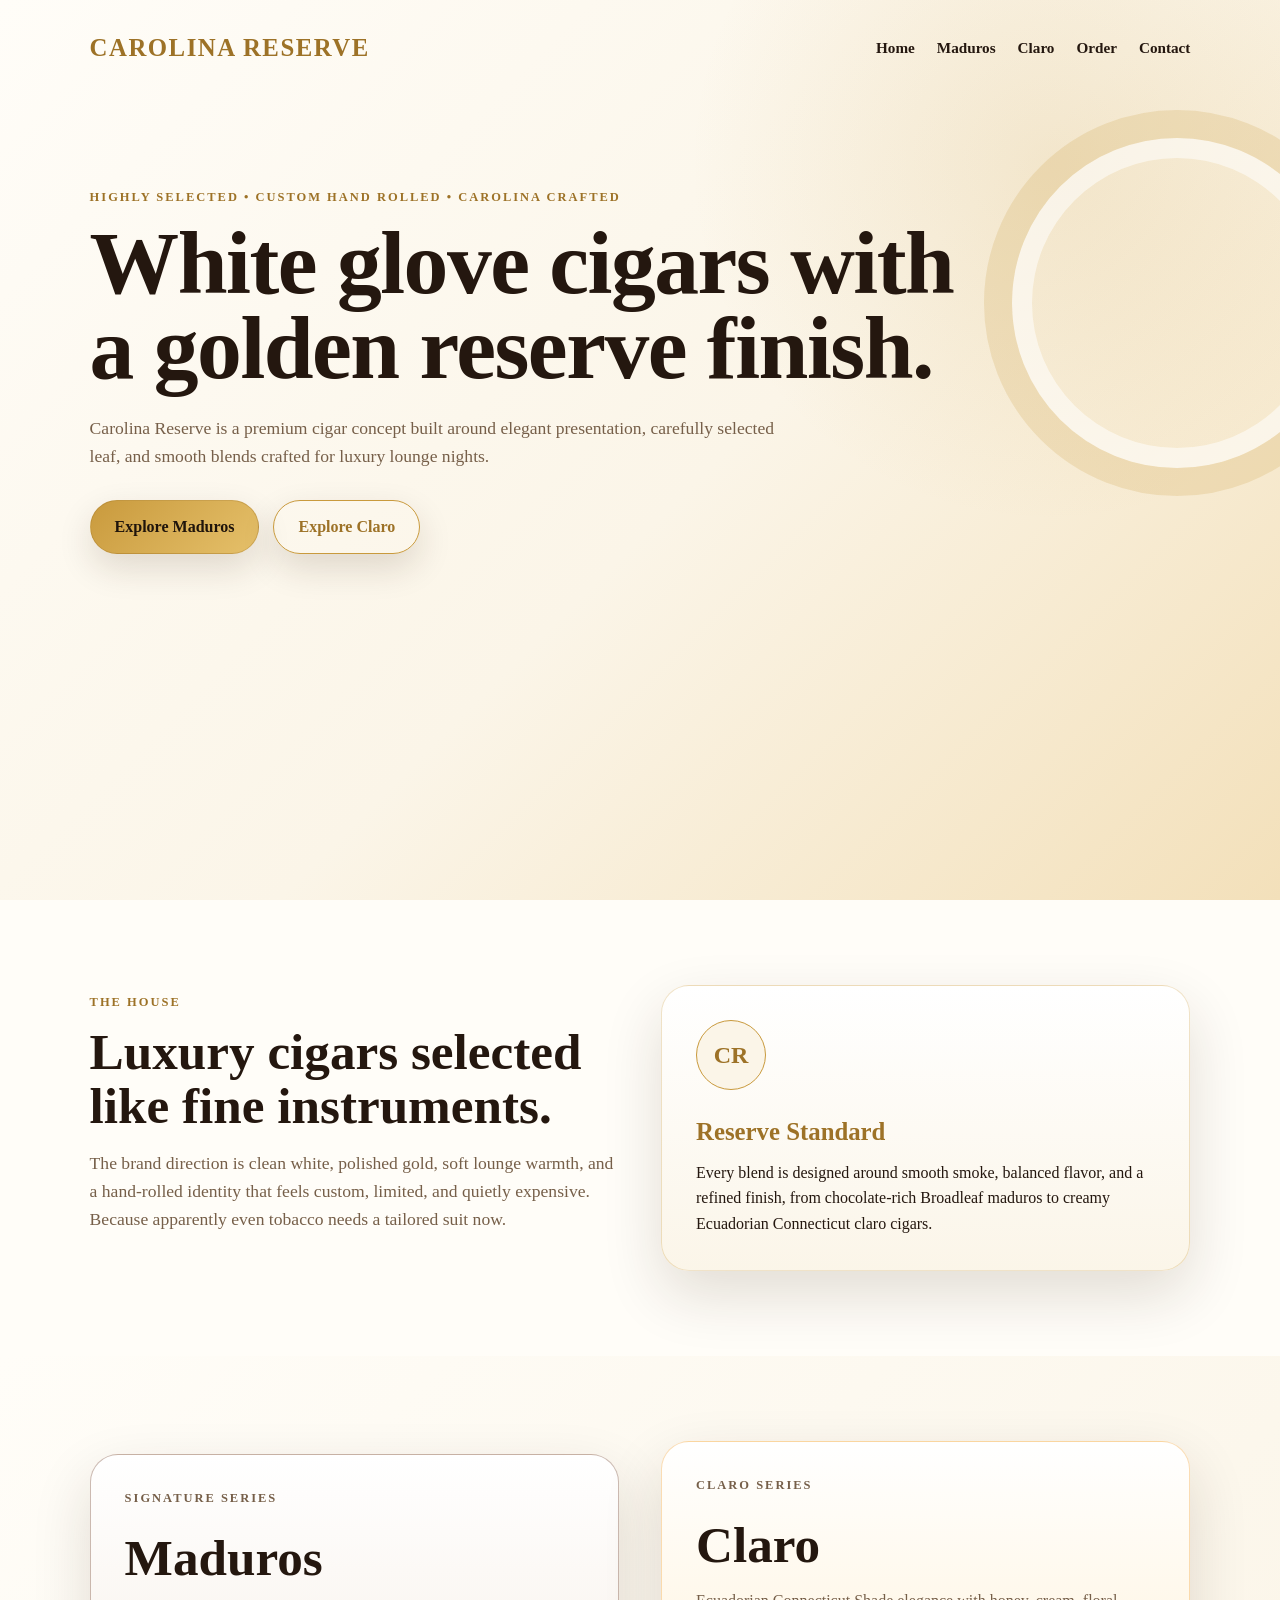
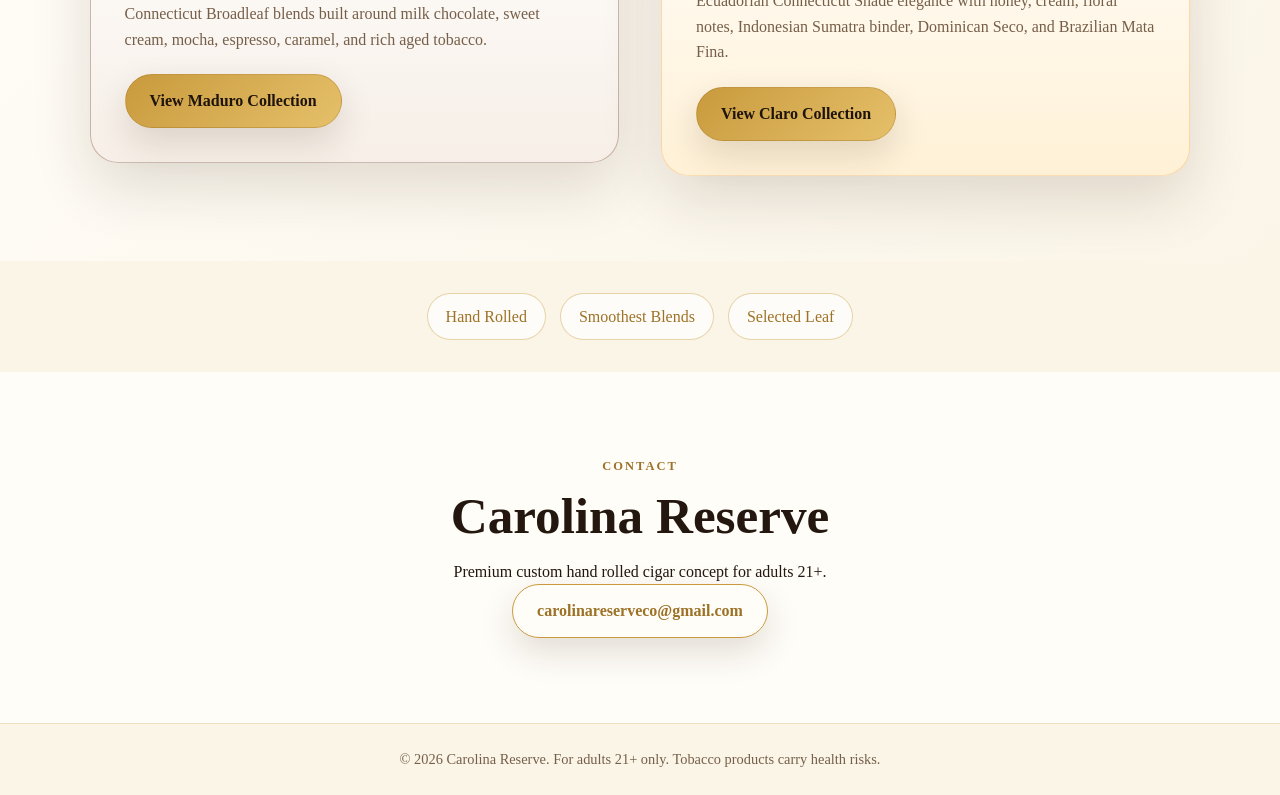
<file: index.html>
<!DOCTYPE html>
<html lang="en">
<head>
  <meta charset="UTF-8" />
  <meta name="viewport" content="width=device-width, initial-scale=1.0" />
  <title>Carolina Reserve | Custom Hand Rolled Cigars</title>
  <link rel="stylesheet" href="style.css" />
</head>
<body class="lounge-page">
  <header class="jazz-hero ivory-hero">
    <nav class="navbar lounge-nav">
      <div class="logo">Carolina Reserve</div>
      <div class="nav-links">
        <a href="index.html">Home</a>
        <a href="maduros.html">Maduros</a>
        <a href="claro.html">Claro</a>
        <a href="order.html">Order</a>
        <a href="#contact">Contact</a>
      </div>
    </nav>

    <section class="jazz-hero-content" id="lounge">
      <p class="eyebrow">Highly Selected • Custom Hand Rolled • Carolina Crafted</p>
      <h1>White glove cigars with a golden reserve finish.</h1>
      <p class="hero-text">
        Carolina Reserve is a premium cigar concept built around elegant presentation,
        carefully selected leaf, and smooth blends crafted for luxury lounge nights.
      </p>
      <div class="hero-actions">
        <a class="btn" href="maduros.html">Explore Maduros</a>
        <a class="btn secondary" href="claro.html">Explore Claro</a>
      </div>
    </section>
  </header>

  <main>
    <section id="experience" class="section lounge-grid-section">
      <div>
        <p class="section-label">The House</p>
        <h2>Luxury cigars selected like fine instruments.</h2>
        <p class="section-intro">
          The brand direction is clean white, polished gold, soft lounge warmth, and
          a hand-rolled identity that feels custom, limited, and quietly expensive.
          Because apparently even tobacco needs a tailored suit now.
        </p>
      </div>

      <div class="mood-card gold-card">
        <span class="record-icon">CR</span>
        <h3>Reserve Standard</h3>
        <p>
          Every blend is designed around smooth smoke, balanced flavor, and a refined finish,
          from chocolate-rich Broadleaf maduros to creamy Ecuadorian Connecticut claro cigars.
        </p>
      </div>
    </section>

    <section class="featured-room split-feature">
      <div class="room-copy maduro-accent">
        <p class="section-label">Signature Series</p>
        <h2>Maduros</h2>
        <p>
          Connecticut Broadleaf blends built around milk chocolate, sweet cream,
          mocha, espresso, caramel, and rich aged tobacco.
        </p>
        <a class="btn" href="maduros.html">View Maduro Collection</a>
      </div>
      <div class="room-copy claro-accent">
        <p class="section-label">Claro Series</p>
        <h2>Claro</h2>
        <p>
          Ecuadorian Connecticut Shade elegance with honey, cream, floral notes,
          Indonesian Sumatra binder, Dominican Seco, and Brazilian Mata Fina.
        </p>
        <a class="btn" href="claro.html">View Claro Collection</a>
      </div>
    </section>

    <section class="flavor-strip lounge-strip">
      <span>Hand Rolled</span>
      <span>Smoothest Blends</span>
      <span>Selected Leaf</span>
    </section>

    <section id="contact" class="section contact">
      <p class="section-label">Contact</p>
      <h2>Carolina Reserve</h2>
      <p>Premium custom hand rolled cigar concept for adults 21+.</p>
      <a class="btn secondary" href="mailto:info@carolinareserve.com">carolinareserveco@gmail.com</a>
    </section>
  </main>

  <footer>
    <p>© 2026 Carolina Reserve. For adults 21+ only. Tobacco products carry health risks.</p>
  </footer>
</body>
</html>
</file>
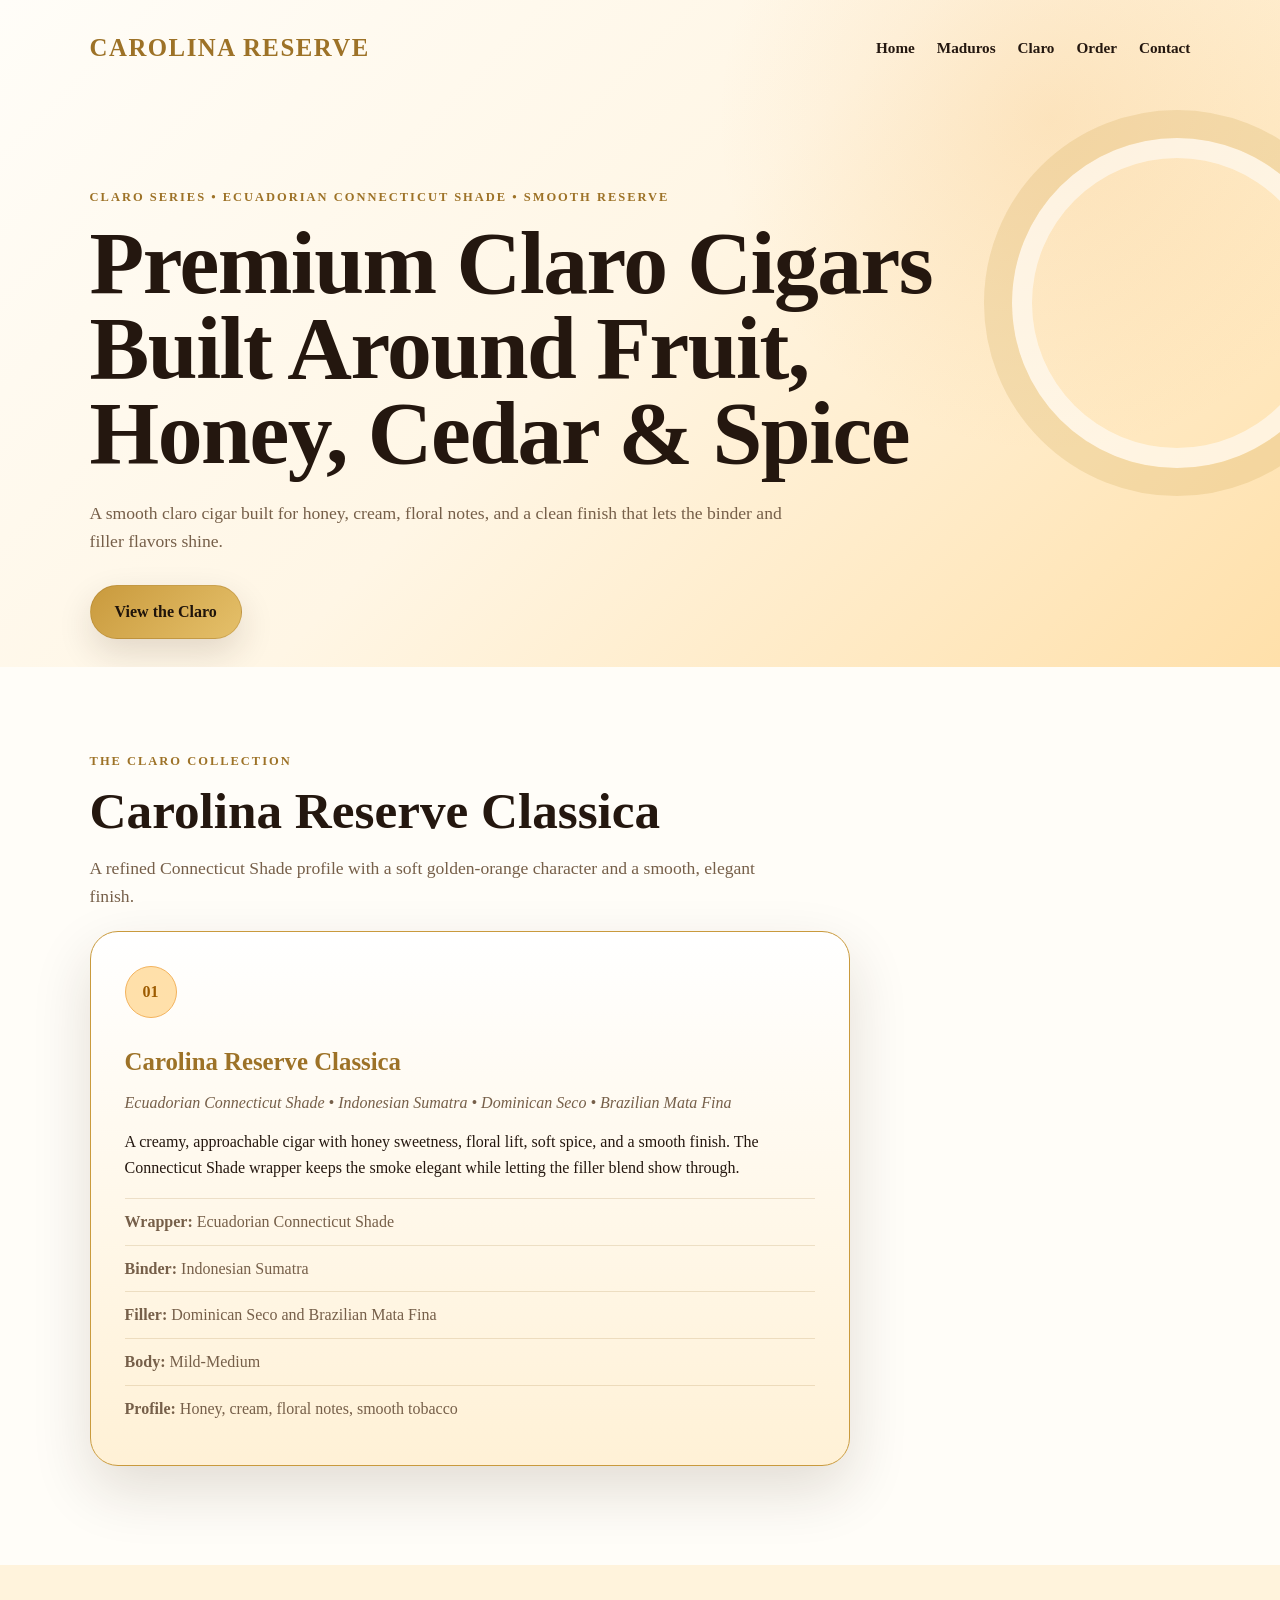
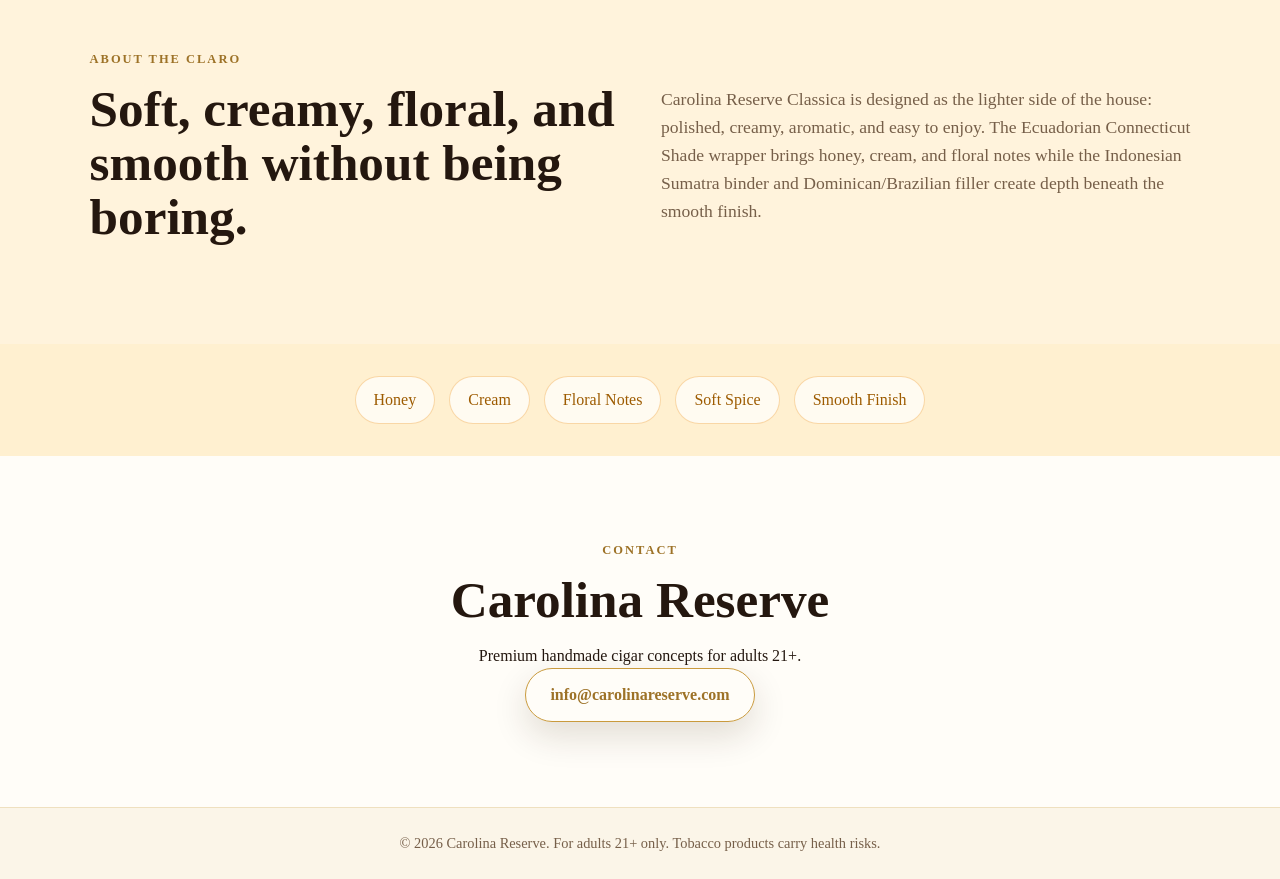
<file: claro.html>
<!DOCTYPE html>
<html lang="en">
<head>
  <meta charset="UTF-8" />
  <meta name="viewport" content="width=device-width, initial-scale=1.0" />
  <title>Claro | Carolina Reserve</title>
  <link rel="stylesheet" href="style.css" />
</head>
<body class="claro-page">
  <header class="hero claro-hero">
    <nav class="navbar">
      <div class="logo">Carolina Reserve</div>
      <div class="nav-links">
        <a href="index.html">Home</a>
        <a href="maduros.html">Maduros</a>
        <a href="#collection">Claro</a>
        <a href="order.html">Order</a>
        <a href="#contact">Contact</a>
      </div>
    </nav>

    <section class="hero-content">
      <p class="eyebrow">Claro Series • Ecuadorian Connecticut Shade • Smooth Reserve</p>
      <h1>Premium Claro Cigars Built Around Fruit, Honey, Cedar & Spice</h1>
      <p class="hero-text">
        A smooth claro cigar built for honey, cream, floral notes, and a clean finish that lets
        the binder and filler flavors shine.
      </p>
      <a class="btn" href="#collection">View the Claro</a>
    </section>
  </header>

  <main>
    <section id="collection" class="section claro-section">
      <p class="section-label">The Claro Collection</p>
      <h2>Carolina Reserve Classica</h2>
      <p class="section-intro">
        A refined Connecticut Shade profile with a soft golden-orange character and a smooth, elegant finish.
      </p>

      <div class="cards single-card-grid">
        <article class="cigar-card claro-card featured single-feature">
          <div class="band">01</div>
          <h3>Carolina Reserve Classica</h3>
          <p class="blend">Ecuadorian Connecticut Shade • Indonesian Sumatra • Dominican Seco • Brazilian Mata Fina</p>
          <p>
            A creamy, approachable cigar with honey sweetness, floral lift, soft spice, and a smooth finish.
            The Connecticut Shade wrapper keeps the smoke elegant while letting the filler blend show through.
          </p>
          <ul>
            <li><strong>Wrapper:</strong> Ecuadorian Connecticut Shade</li>
            <li><strong>Binder:</strong> Indonesian Sumatra</li>
            <li><strong>Filler:</strong> Dominican Seco and Brazilian Mata Fina</li>
            <li><strong>Body:</strong> Mild-Medium</li>
            <li><strong>Profile:</strong> Honey, cream, floral notes, smooth tobacco</li>
          </ul>
        </article>
      </div>
    </section>

    <section id="about" class="about-section claro-about">
      <div>
        <p class="section-label">About the Claro</p>
        <h2>Soft, creamy, floral, and smooth without being boring.</h2>
      </div>
      <p>
        Carolina Reserve Classica is designed as the lighter side of the house: polished, creamy,
        aromatic, and easy to enjoy. The Ecuadorian Connecticut Shade wrapper brings honey, cream,
        and floral notes while the Indonesian Sumatra binder and Dominican/Brazilian filler create
        depth beneath the smooth finish.
      </p>
    </section>

    <section class="flavor-strip claro-strip">
      <span>Honey</span>
      <span>Cream</span>
      <span>Floral Notes</span>
      <span>Soft Spice</span>
      <span>Smooth Finish</span>
    </section>

    <section id="contact" class="section contact">
      <p class="section-label">Contact</p>
      <h2>Carolina Reserve</h2>
      <p>Premium handmade cigar concepts for adults 21+.</p>
      <a class="btn secondary" href="mailto:info@carolinareserve.com">info@carolinareserve.com</a>
    </section>
  </main>

  <footer>
    <p>© 2026 Carolina Reserve. For adults 21+ only. Tobacco products carry health risks.</p>
  </footer>
</body>
</html>
</file>
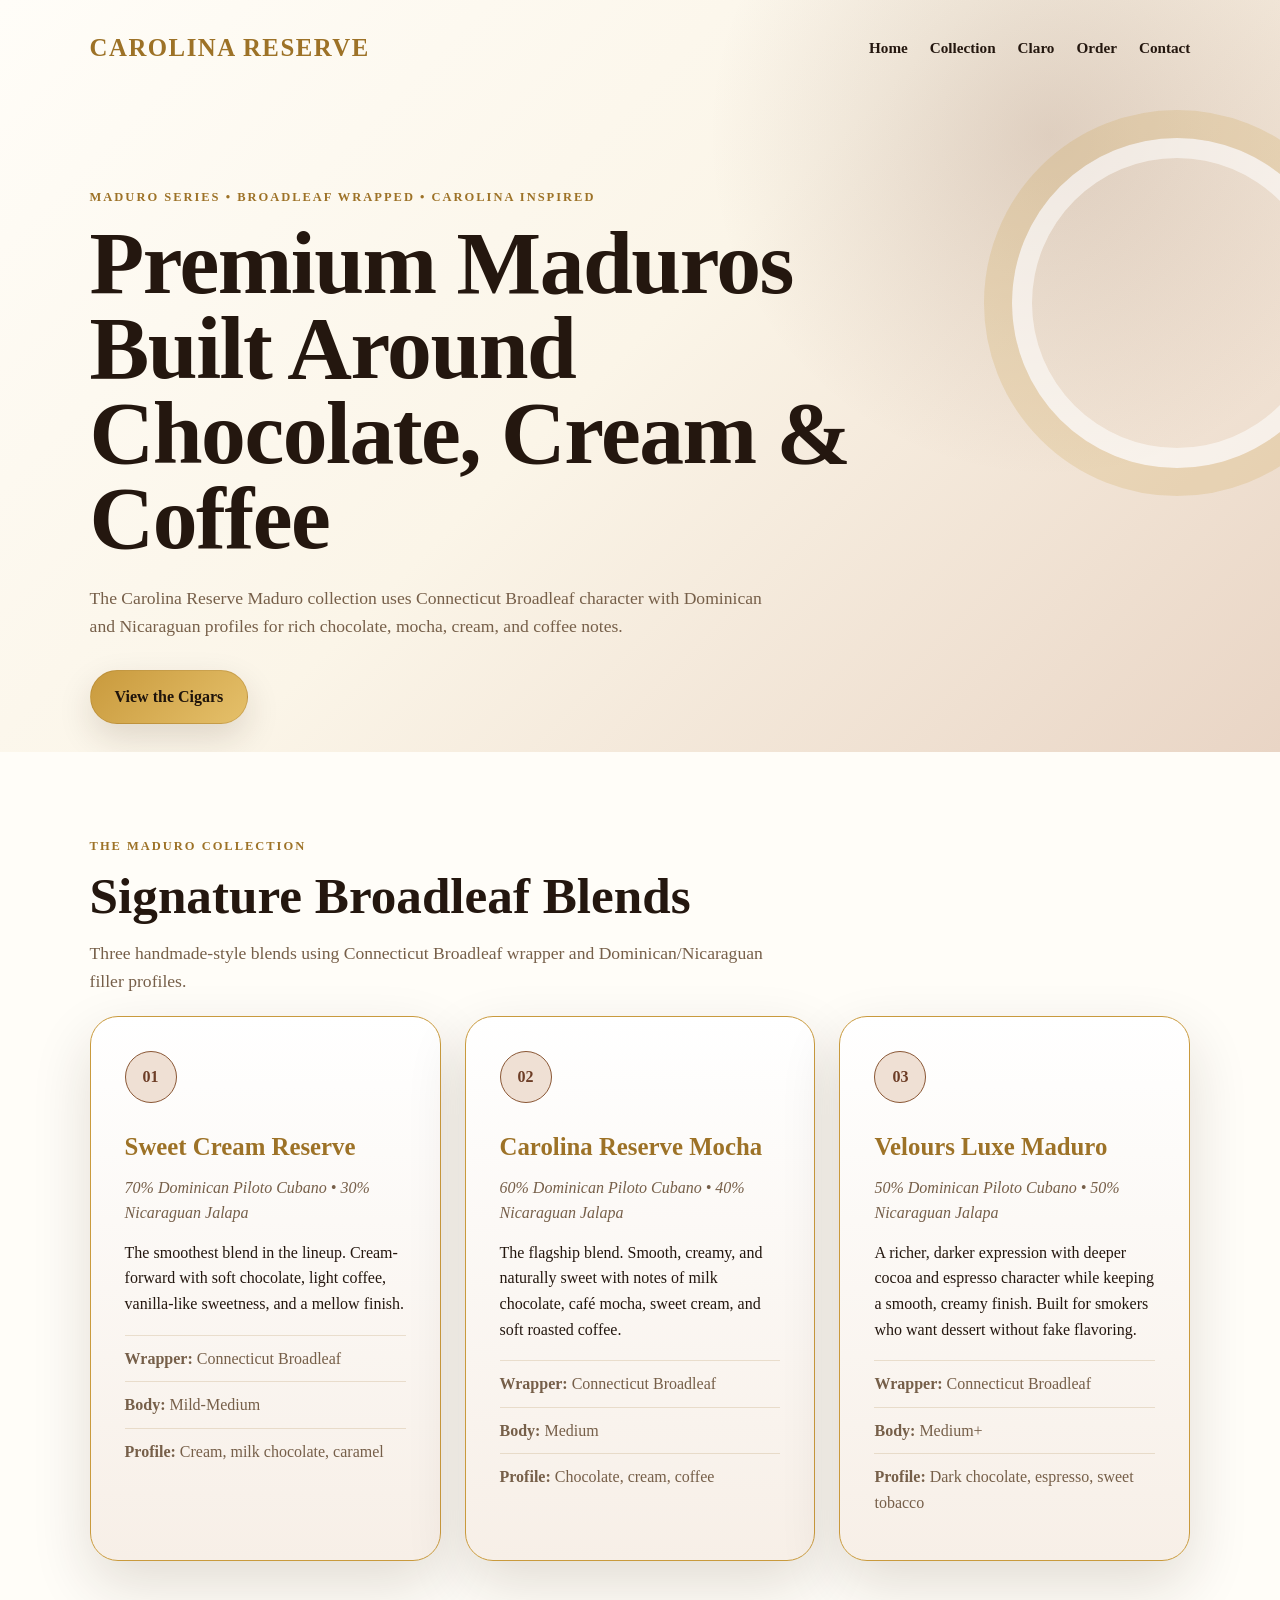
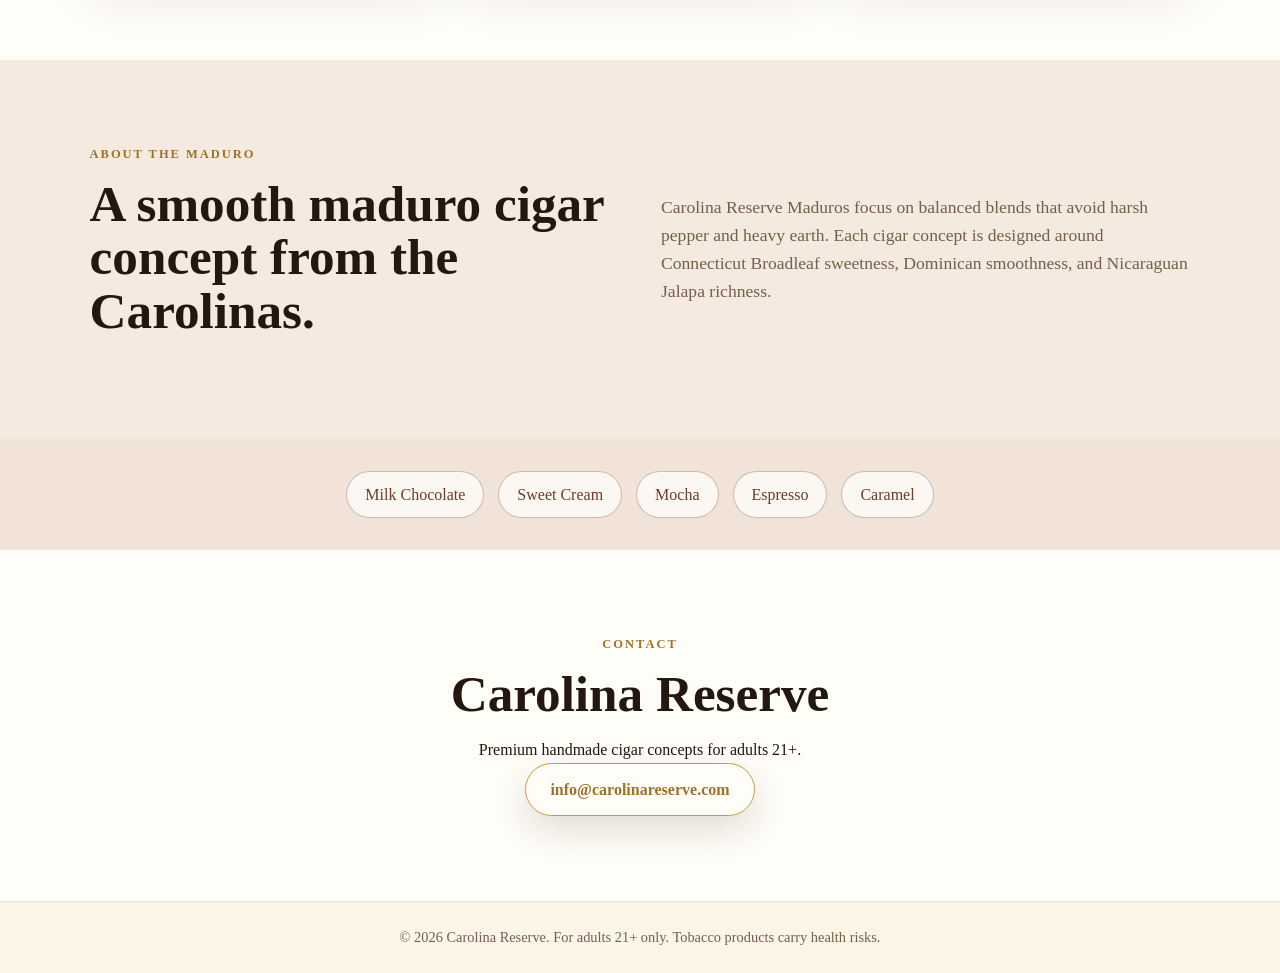
<file: maduros.html>
<!DOCTYPE html>
<html lang="en">
<head>
  <meta charset="UTF-8" />
  <meta name="viewport" content="width=device-width, initial-scale=1.0" />
  <title>Maduros | Carolina Reserve</title>
  <link rel="stylesheet" href="style.css" />
</head>
<body class="maduro-page">
  <header class="hero maduro-hero">
    <nav class="navbar">
      <div class="logo">Carolina Reserve</div>
      <div class="nav-links">
        <a href="index.html">Home</a>
        <a href="#collection">Collection</a>
        <a href="claro.html">Claro</a>
        <a href="order.html">Order</a>
        <a href="#contact">Contact</a>
      </div>
    </nav>

    <section class="hero-content">
      <p class="eyebrow">Maduro Series • Broadleaf Wrapped • Carolina Inspired</p>
      <h1>Premium Maduros Built Around Chocolate, Cream & Coffee</h1>
      <p class="hero-text">
        The Carolina Reserve Maduro collection uses Connecticut Broadleaf character with
        Dominican and Nicaraguan profiles for rich chocolate, mocha, cream, and coffee notes.
      </p>
      <a class="btn" href="#collection">View the Cigars</a>
    </section>
  </header>

  <main>
    <section id="collection" class="section maduro-section">
      <p class="section-label">The Maduro Collection</p>
      <h2>Signature Broadleaf Blends</h2>
      <p class="section-intro">
        Three handmade-style blends using Connecticut Broadleaf wrapper and Dominican/Nicaraguan filler profiles.
      </p>
      <div class="cards">
        
        <article class="cigar-card maduro-card featured">
          <div class="band">01</div>
          <h3>Sweet Cream Reserve</h3>
          <p class="blend">70% Dominican Piloto Cubano • 30% Nicaraguan Jalapa</p>
          <p>
            The smoothest blend in the lineup. Cream-forward with soft chocolate, light coffee,
            vanilla-like sweetness, and a mellow finish.
          </p>
          <ul>
            <li><strong>Wrapper:</strong> Connecticut Broadleaf</li>
            <li><strong>Body:</strong> Mild-Medium</li>
            <li><strong>Profile:</strong> Cream, milk chocolate, caramel</li>
          </ul>
        </article>
        
        <article class="cigar-card maduro-card featured">
          <div class="band">02</div>
          <h3>Carolina Reserve Mocha</h3>
          <p class="blend">60% Dominican Piloto Cubano • 40% Nicaraguan Jalapa</p>
          <p>
            The flagship blend. Smooth, creamy, and naturally sweet with notes of milk chocolate,
            café mocha, sweet cream, and soft roasted coffee.
          </p>
          <ul>
            <li><strong>Wrapper:</strong> Connecticut Broadleaf</li>
            <li><strong>Body:</strong> Medium</li>
            <li><strong>Profile:</strong> Chocolate, cream, coffee</li>
          </ul>
        </article>

        <article class="cigar-card maduro-card featured">
          <div class="band">03</div>
          <h3>Velours Luxe Maduro</h3>
          <p class="blend">50% Dominican Piloto Cubano • 50% Nicaraguan Jalapa</p>
          <p>
            A richer, darker expression with deeper cocoa and espresso character while keeping a smooth,
            creamy finish. Built for smokers who want dessert without fake flavoring.
          </p>
          <ul>
            <li><strong>Wrapper:</strong> Connecticut Broadleaf</li>
            <li><strong>Body:</strong> Medium+</li>
            <li><strong>Profile:</strong> Dark chocolate, espresso, sweet tobacco</li>
          </ul>
        </article>
      </div>
    </section>

    <section id="about" class="about-section maduro-about">
      <div>
        <p class="section-label">About the Maduro</p>
        <h2>A smooth maduro cigar concept from the Carolinas.</h2>
      </div>
      <p>
        Carolina Reserve Maduros focus on balanced blends that avoid harsh pepper and heavy earth.
        Each cigar concept is designed around Connecticut Broadleaf sweetness, Dominican smoothness,
        and Nicaraguan Jalapa richness.
      </p>
    </section>

    <section class="flavor-strip maduro-strip">
      <span>Milk Chocolate</span>
      <span>Sweet Cream</span>
      <span>Mocha</span>
      <span>Espresso</span>
      <span>Caramel</span>
    </section>

    <section id="contact" class="section contact">
      <p class="section-label">Contact</p>
      <h2>Carolina Reserve</h2>
      <p>Premium handmade cigar concepts for adults 21+.</p>
      <a class="btn secondary" href="mailto:info@carolinareserve.com">info@carolinareserve.com</a>
    </section>
  </main>

  <footer>
    <p>© 2026 Carolina Reserve. For adults 21+ only. Tobacco products carry health risks.</p>
  </footer>
</body>
</html>
</file>
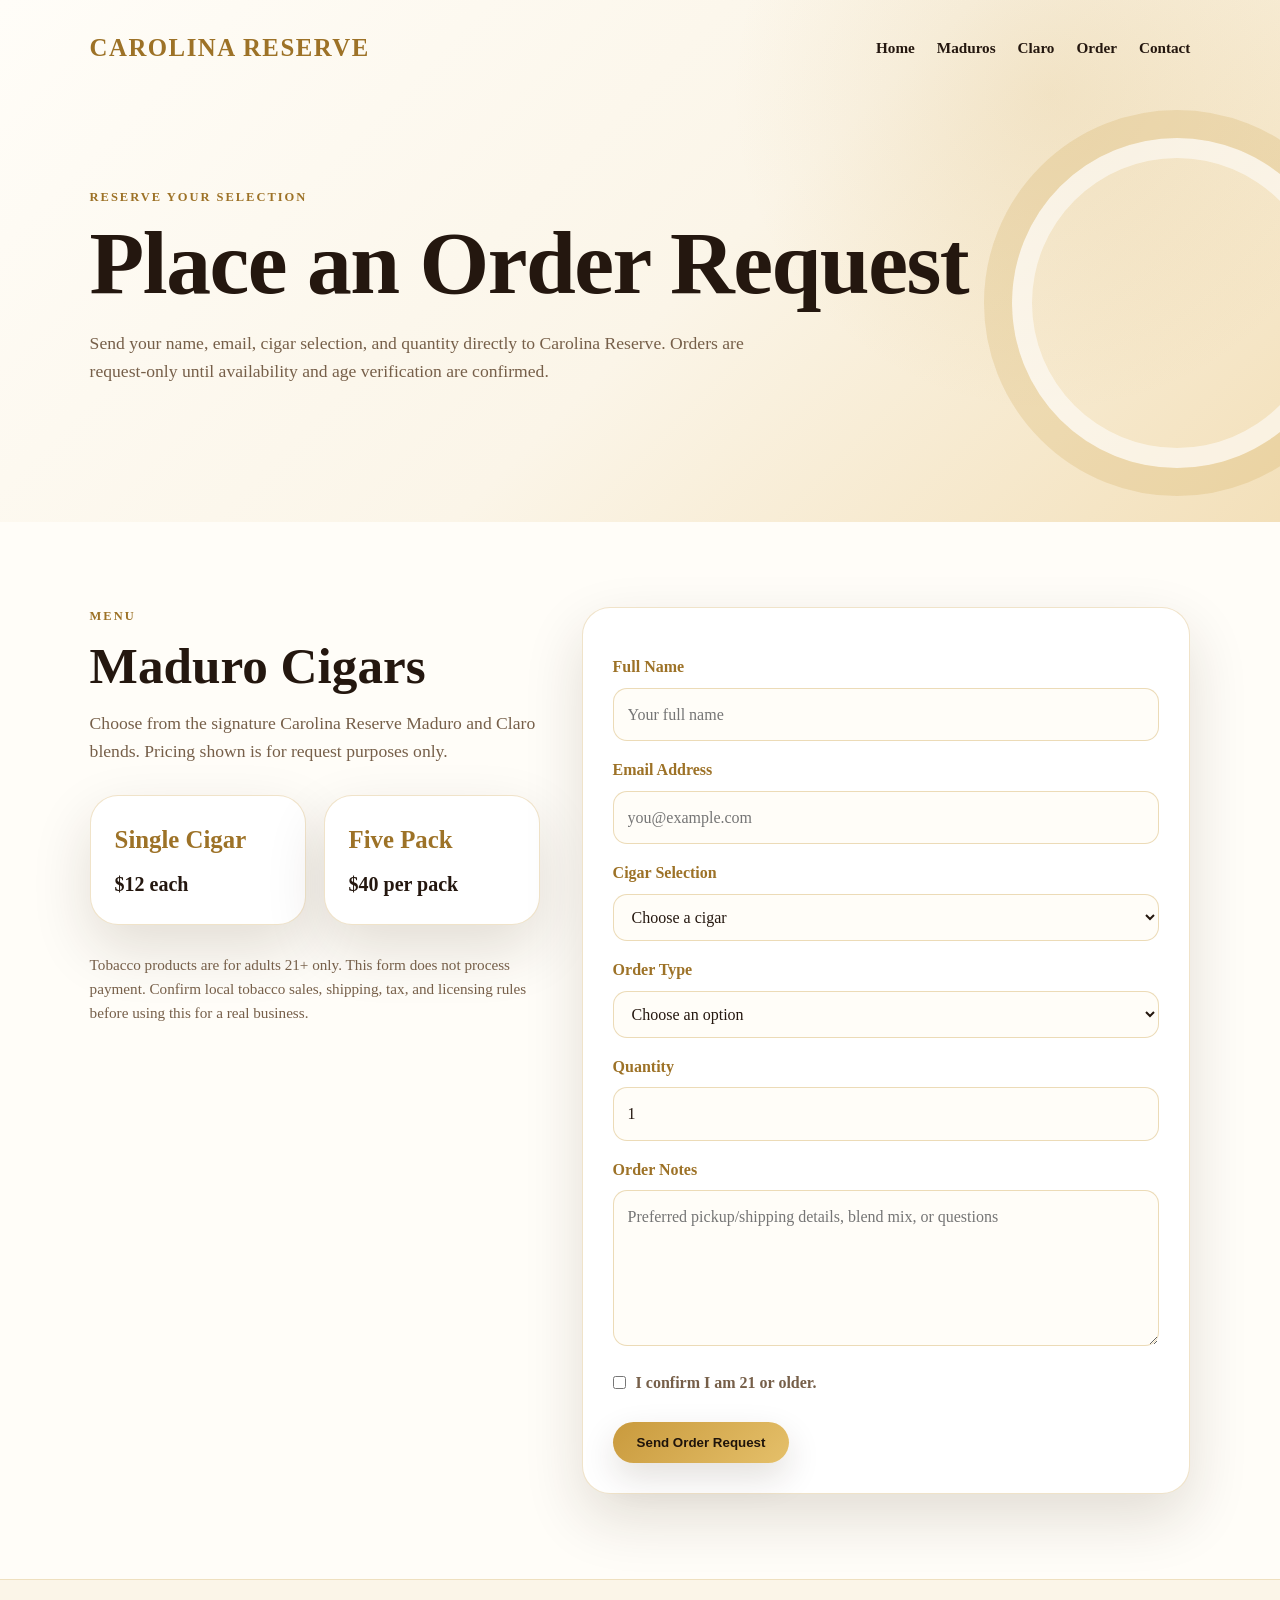
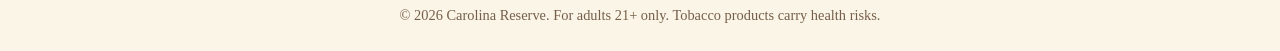
<file: order.html>
<!DOCTYPE html>
<html lang="en">
<head>
  <meta charset="UTF-8" />
  <meta name="viewport" content="width=device-width, initial-scale=1.0" />
  <title>Order | Carolina Reserve</title>
  <link rel="stylesheet" href="style.css" />
</head>
<body class="order-page">
  <header class="page-hero order-hero">
    <nav class="navbar lounge-nav">
      <div class="logo">Carolina Reserve</div>
      <div class="nav-links">
        <a href="index.html">Home</a>
        <a href="maduros.html">Maduros</a>
        <a href="claro.html">Claro</a>
        <a href="order.html">Order</a>
        <a href="index.html#contact">Contact</a>
      </div>
    </nav>

    <section class="page-hero-content">
      <p class="eyebrow">Reserve Your Selection</p>
      <h1>Place an Order Request</h1>
      <p class="hero-text">
        Send your name, email, cigar selection, and quantity directly to Carolina Reserve.
        Orders are request-only until availability and age verification are confirmed.
      </p>
    </section>
  </header>

  <main>
    <section class="section order-section">
      <div class="order-info">
        <p class="section-label">Menu</p>
        <h2>Maduro Cigars</h2>
        <p class="section-intro">
          Choose from the signature Carolina Reserve Maduro and Claro blends. Pricing shown is for request purposes only.
        </p>

        <div class="price-list">
          <div>
            <h3>Single Cigar</h3>
            <p>$12 each</p>
          </div>
          <div>
            <h3>Five Pack</h3>
            <p>$40 per pack</p>
          </div>
        </div>

        <p class="legal-note">
          Tobacco products are for adults 21+ only. This form does not process payment.
          Confirm local tobacco sales, shipping, tax, and licensing rules before using this for a real business.
        </p>
      </div>

      <form class="order-form" action="mailto:nickdspen@gmail.com" method="post" enctype="text/plain">
        <label for="name">Full Name</label>
        <input type="text" id="name" name="Full Name" placeholder="Your full name" required />

        <label for="email">Email Address</label>
        <input type="email" id="email" name="Email" placeholder="you@example.com" required />

        <label for="blend">Cigar Selection</label>
        <select id="blend" name="Cigar Selection" required>
          <option value="">Choose a cigar</option>
          <option value="Carolina Reserve Mocha">Carolina Reserve Mocha</option>
          <option value="Velours Luxe Maduro">Velours Luxe Maduro</option>
          <option value="Sweet Cream Reserve">Sweet Cream Reserve</option>
          <option value="Carolina Reserve Classica">Carolina Reserve Classica</option>
          <option value="Assorted Maduro Sampler">Assorted Maduro Sampler</option>
          <option value="Assorted House Sampler">Assorted House Sampler</option>
        </select>

        <label for="pack">Order Type</label>
        <select id="pack" name="Order Type" required>
          <option value="">Choose an option</option>
          <option value="Single Cigar - $12">Single Cigar - $12</option>
          <option value="Five Pack - $40">Five Pack - $40</option>
        </select>

        <label for="quantity">Quantity</label>
        <input type="number" id="quantity" name="Quantity" min="1" value="1" required />

        <label for="notes">Order Notes</label>
        <textarea id="notes" name="Order Notes" rows="5" placeholder="Preferred pickup/shipping details, blend mix, or questions"></textarea>

        <label class="checkbox-line">
          <input type="checkbox" name="Age Confirmation" value="Confirmed 21+" required />
          I confirm I am 21 or older.
        </label>

        <button type="submit" class="btn form-btn">Send Order Request</button>
      </form>
    </section>
  </main>

  <footer>
    <p>© 2026 Carolina Reserve. For adults 21+ only. Tobacco products carry health risks.</p>
  </footer>
</body>
</html>
</file>
<file: style.css>
:root {
  --white: #fffdf8;
  --ivory: #fbf5e8;
  --cream: #f6ead2;
  --gold: #c99a3d;
  --gold-dark: #9d7227;
  --ink: #24170f;
  --muted: #765f49;
  --brown: #6d3d26;
  --brown-soft: #8a5735;
  --claro: #f3b35d;
  --claro-soft: #ffe0aa;
  --panel: #ffffff;
  --shadow: rgba(50, 30, 10, 0.14);
}

* {
  box-sizing: border-box;
  margin: 0;
  padding: 0;
}

html {
  scroll-behavior: smooth;
}

body {
  font-family: Georgia, 'Times New Roman', serif;
  background: var(--white);
  color: var(--ink);
  line-height: 1.6;
}

.navbar {
  display: flex;
  align-items: center;
  justify-content: space-between;
  gap: 24px;
  position: relative;
  z-index: 3;
}

.logo {
  font-size: 1.55rem;
  font-weight: bold;
  letter-spacing: 1.5px;
  color: var(--gold-dark);
  text-transform: uppercase;
}

.nav-links {
  display: flex;
  flex-wrap: wrap;
  gap: 22px;
}

.nav-links a {
  color: var(--ink);
  text-decoration: none;
  font-size: 0.95rem;
  font-weight: bold;
}

.nav-links a:hover {
  color: var(--gold-dark);
}

.hero,
.jazz-hero,
.page-hero {
  min-height: 72vh;
  padding: 28px 7%;
  position: relative;
  overflow: hidden;
  background:
    radial-gradient(circle at 82% 18%, rgba(201, 154, 61, 0.16), transparent 28%),
    linear-gradient(135deg, #fffdf8 0%, #fbf5e8 54%, #f3e0ba 100%);
}

.jazz-hero {
  min-height: 100vh;
}

.hero::before,
.jazz-hero::before,
.page-hero::before {
  content: "";
  position: absolute;
  right: -90px;
  top: 110px;
  width: 330px;
  height: 330px;
  border-radius: 50%;
  border: 28px solid rgba(201, 154, 61, 0.2);
  box-shadow: inset 0 0 0 20px rgba(255, 255, 255, 0.55);
}

.hero-content,
.jazz-hero-content,
.page-hero-content {
  max-width: 880px;
  margin-top: 120px;
  position: relative;
  z-index: 2;
}

.eyebrow,
.section-label {
  color: var(--gold-dark);
  text-transform: uppercase;
  letter-spacing: 2px;
  font-size: 0.78rem;
  margin-bottom: 12px;
  font-weight: bold;
}

h1 {
  font-size: clamp(3rem, 7vw, 6.4rem);
  line-height: 0.95;
  margin-bottom: 24px;
  letter-spacing: -1.5px;
}

h2 {
  font-size: clamp(2rem, 4vw, 3.25rem);
  line-height: 1.05;
  margin-bottom: 16px;
}

h3 {
  font-size: 1.55rem;
  color: var(--gold-dark);
  margin-bottom: 8px;
}

.hero-text,
.section-intro {
  max-width: 700px;
  color: var(--muted);
  font-size: 1.1rem;
  margin-bottom: 30px;
}

.hero-actions {
  display: flex;
  flex-wrap: wrap;
  gap: 14px;
}

.btn {
  display: inline-block;
  background: linear-gradient(135deg, var(--gold), #e5c06a);
  color: #1f140b;
  text-decoration: none;
  padding: 13px 24px;
  border-radius: 999px;
  font-weight: bold;
  border: 1px solid rgba(157, 114, 39, 0.32);
  box-shadow: 0 14px 35px var(--shadow);
}

.btn:hover {
  transform: translateY(-2px);
}

.secondary {
  margin-top: 0;
  background: transparent;
  color: var(--gold-dark);
  border: 1px solid var(--gold);
}

.section {
  padding: 85px 7%;
}

.lounge-grid-section,
.about-section,
.featured-room {
  display: grid;
  grid-template-columns: 1fr 1fr;
  gap: 42px;
  align-items: center;
  padding: 85px 7%;
}

.mood-card,
.room-copy,
.cigar-card,
.order-form,
.price-list div {
  background: var(--panel);
  border: 1px solid rgba(201, 154, 61, 0.28);
  border-radius: 28px;
  padding: 34px;
  box-shadow: 0 24px 60px var(--shadow);
}

.gold-card {
  background:
    linear-gradient(180deg, rgba(255, 255, 255, 0.98), rgba(251, 245, 232, 0.98));
}

.record-icon {
  width: 70px;
  height: 70px;
  border-radius: 50%;
  display: grid;
  place-items: center;
  margin-bottom: 22px;
  background: var(--ivory);
  border: 1px solid var(--gold);
  color: var(--gold-dark);
  font-size: 1.5rem;
  font-weight: bold;
}

.featured-room {
  background: linear-gradient(135deg, #fffdf8 0%, #fbf5e8 100%);
}

.room-copy p {
  color: var(--muted);
  margin-bottom: 22px;
}

.maduro-accent,
.maduro-card {
  border-color: rgba(109, 61, 38, 0.35);
  background: linear-gradient(180deg, #ffffff 0%, #f7efe7 100%);
}

.claro-accent,
.claro-card {
  border-color: rgba(243, 179, 93, 0.45);
  background: linear-gradient(180deg, #ffffff 0%, #fff1d6 100%);
}

.cards {
  display: grid;
  grid-template-columns: repeat(3, minmax(0, 1fr));
  gap: 24px;
  margin-top: 35px;
}

.single-card-grid {
  grid-template-columns: minmax(0, 760px);
}

.single-feature {
  max-width: 760px;
}

.cigar-card.featured {
  transform: translateY(-14px);
  border-color: var(--gold);
}

.band {
  width: 52px;
  height: 52px;
  border-radius: 50%;
  display: grid;
  place-items: center;
  background: var(--ivory);
  color: var(--gold-dark);
  font-weight: bold;
  margin-bottom: 24px;
  border: 1px solid var(--gold);
}

.maduro-card .band,
.maduro-accent .band {
  background: #efe0d4;
  color: var(--brown);
  border-color: var(--brown-soft);
}

.claro-card .band,
.claro-accent .band {
  background: var(--claro-soft);
  color: #9d5b00;
  border-color: var(--claro);
}

.blend {
  color: var(--muted);
  font-style: italic;
  margin-bottom: 14px;
}

ul {
  margin-top: 18px;
  list-style: none;
}

li {
  border-top: 1px solid rgba(157, 114, 39, 0.18);
  padding: 10px 0;
  color: var(--muted);
}

.about-section {
  background: var(--ivory);
}

.about-section p:last-child {
  color: var(--muted);
  font-size: 1.1rem;
}

.maduro-hero {
  background:
    radial-gradient(circle at 82% 18%, rgba(109, 61, 38, 0.18), transparent 28%),
    linear-gradient(135deg, #fffdf8 0%, #fbf5e8 48%, #e9d5c5 100%);
}

.maduro-section {
  background: var(--white);
}

.maduro-about {
  background: #f4eadf;
}

.claro-hero {
  background:
    radial-gradient(circle at 82% 18%, rgba(243, 179, 93, 0.22), transparent 28%),
    linear-gradient(135deg, #fffdf8 0%, #fff6e5 48%, #ffe0aa 100%);
}

.claro-section {
  background: var(--white);
}

.claro-about {
  background: #fff3dc;
}

.flavor-strip {
  display: flex;
  flex-wrap: wrap;
  justify-content: center;
  gap: 14px;
  padding: 32px 7%;
  background: var(--ivory);
}

.flavor-strip span {
  border: 1px solid rgba(201, 154, 61, 0.42);
  border-radius: 999px;
  padding: 10px 18px;
  color: var(--gold-dark);
  background: rgba(255, 255, 255, 0.7);
}

.maduro-strip {
  background: #f1e3d7;
}

.maduro-strip span {
  border-color: rgba(109, 61, 38, 0.32);
  color: var(--brown);
}

.claro-strip {
  background: #fff0d0;
}

.claro-strip span {
  border-color: rgba(243, 179, 93, 0.5);
  color: #9d5b00;
}

.contact {
  text-align: center;
}

footer {
  text-align: center;
  padding: 24px 7%;
  color: var(--muted);
  background: #fbf5e8;
  font-size: 0.9rem;
  border-top: 1px solid rgba(201, 154, 61, 0.24);
}

/* Order Page */
.page-hero {
  min-height: 58vh;
}

.order-section {
  display: grid;
  grid-template-columns: 0.85fr 1.15fr;
  gap: 42px;
  align-items: start;
}

.price-list {
  display: grid;
  grid-template-columns: repeat(2, minmax(0, 1fr));
  gap: 18px;
  margin: 28px 0;
}

.price-list div {
  padding: 24px;
}

.price-list p {
  color: var(--ink);
  font-size: 1.25rem;
  font-weight: bold;
}

.legal-note {
  color: var(--muted);
  font-size: 0.95rem;
}

.order-form {
  padding: 30px;
}

.order-form label {
  display: block;
  margin: 16px 0 8px;
  color: var(--gold-dark);
  font-weight: bold;
}

.order-form input,
.order-form select,
.order-form textarea {
  width: 100%;
  border: 1px solid rgba(201, 154, 61, 0.35);
  border-radius: 14px;
  background: #fffdf8;
  color: var(--ink);
  padding: 13px 14px;
  font: inherit;
}

.order-form input:focus,
.order-form select:focus,
.order-form textarea:focus {
  outline: 2px solid rgba(201, 154, 61, 0.42);
}

.checkbox-line {
  display: flex !important;
  align-items: center;
  gap: 10px;
  color: var(--muted) !important;
}

.checkbox-line input {
  width: auto;
}

.form-btn {
  border: none;
  cursor: pointer;
  margin-top: 18px;
}

@media (max-width: 900px) {
  .cards,
  .about-section,
  .lounge-grid-section,
  .featured-room,
  .order-section,
  .price-list {
    grid-template-columns: 1fr;
  }

  .cigar-card.featured {
    transform: none;
  }

  .hero-content,
  .jazz-hero-content,
  .page-hero-content {
    margin-top: 100px;
  }
}

@media (max-width: 620px) {
  .navbar {
    align-items: flex-start;
    flex-direction: column;
  }

  .nav-links {
    gap: 14px;
  }

  .hero,
  .jazz-hero,
  .page-hero {
    padding: 24px 6%;
  }

  .section,
  .about-section,
  .lounge-grid-section,
  .featured-room {
    padding: 65px 6%;
  }
}
</file>
